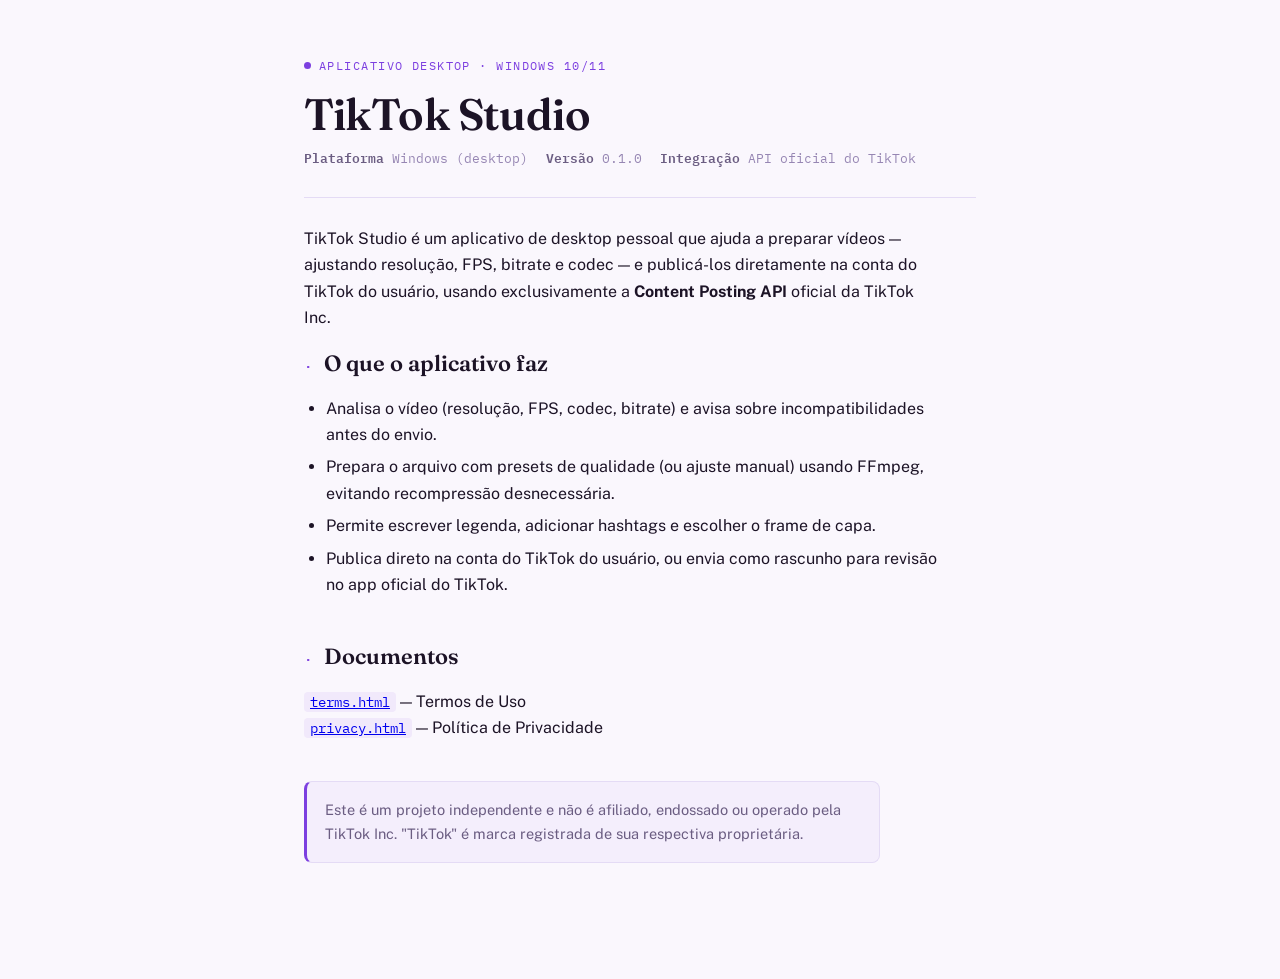
<file: index.html>
<!doctype html>
<html lang="pt-BR">
<head>
<meta charset="UTF-8" />
<meta name="viewport" content="width=device-width, initial-scale=1" />
<title>TikTok Studio</title>
<link rel="stylesheet" href="https://fonts.googleapis.com/css2?family=Fraunces:opsz,wght@9..144,500;9..144,600&family=Public+Sans:wght@400;500;600&family=IBM+Plex+Mono:wght@500&display=swap">
<link rel="stylesheet" href="style.css">
</head>
<body>
<div class="wrap">

  <div class="kicker">Aplicativo desktop · Windows 10/11</div>
  <h1>TikTok Studio</h1>
  <div class="doc-meta">
    <span><b>Plataforma</b> Windows (desktop)</span>
    <span><b>Versão</b> 0.1.0</span>
    <span><b>Integração</b> API oficial do TikTok</span>
  </div>

  <p>TikTok Studio é um aplicativo de desktop pessoal que ajuda a preparar vídeos — ajustando resolução, FPS, bitrate e codec — e publicá-los diretamente na conta do TikTok do usuário, usando exclusivamente a <strong>Content Posting API</strong> oficial da TikTok Inc.</p>

  <section>
    <h2><span class="num">·</span> O que o aplicativo faz</h2>
    <ul>
      <li>Analisa o vídeo (resolução, FPS, codec, bitrate) e avisa sobre incompatibilidades antes do envio.</li>
      <li>Prepara o arquivo com presets de qualidade (ou ajuste manual) usando FFmpeg, evitando recompressão desnecessária.</li>
      <li>Permite escrever legenda, adicionar hashtags e escolher o frame de capa.</li>
      <li>Publica direto na conta do TikTok do usuário, ou envia como rascunho para revisão no app oficial do TikTok.</li>
    </ul>
  </section>

  <section>
    <h2><span class="num">·</span> Documentos</h2>
    <p>
      <a href="terms.html" class="inline-mono">terms.html</a> — Termos de Uso<br>
      <a href="privacy.html" class="inline-mono">privacy.html</a> — Política de Privacidade
    </p>
  </section>

  <div class="callout">
    Este é um projeto independente e não é afiliado, endossado ou operado pela TikTok Inc. "TikTok" é marca registrada de sua respectiva proprietária.
  </div>

</div>
</body>
</html>
</file>
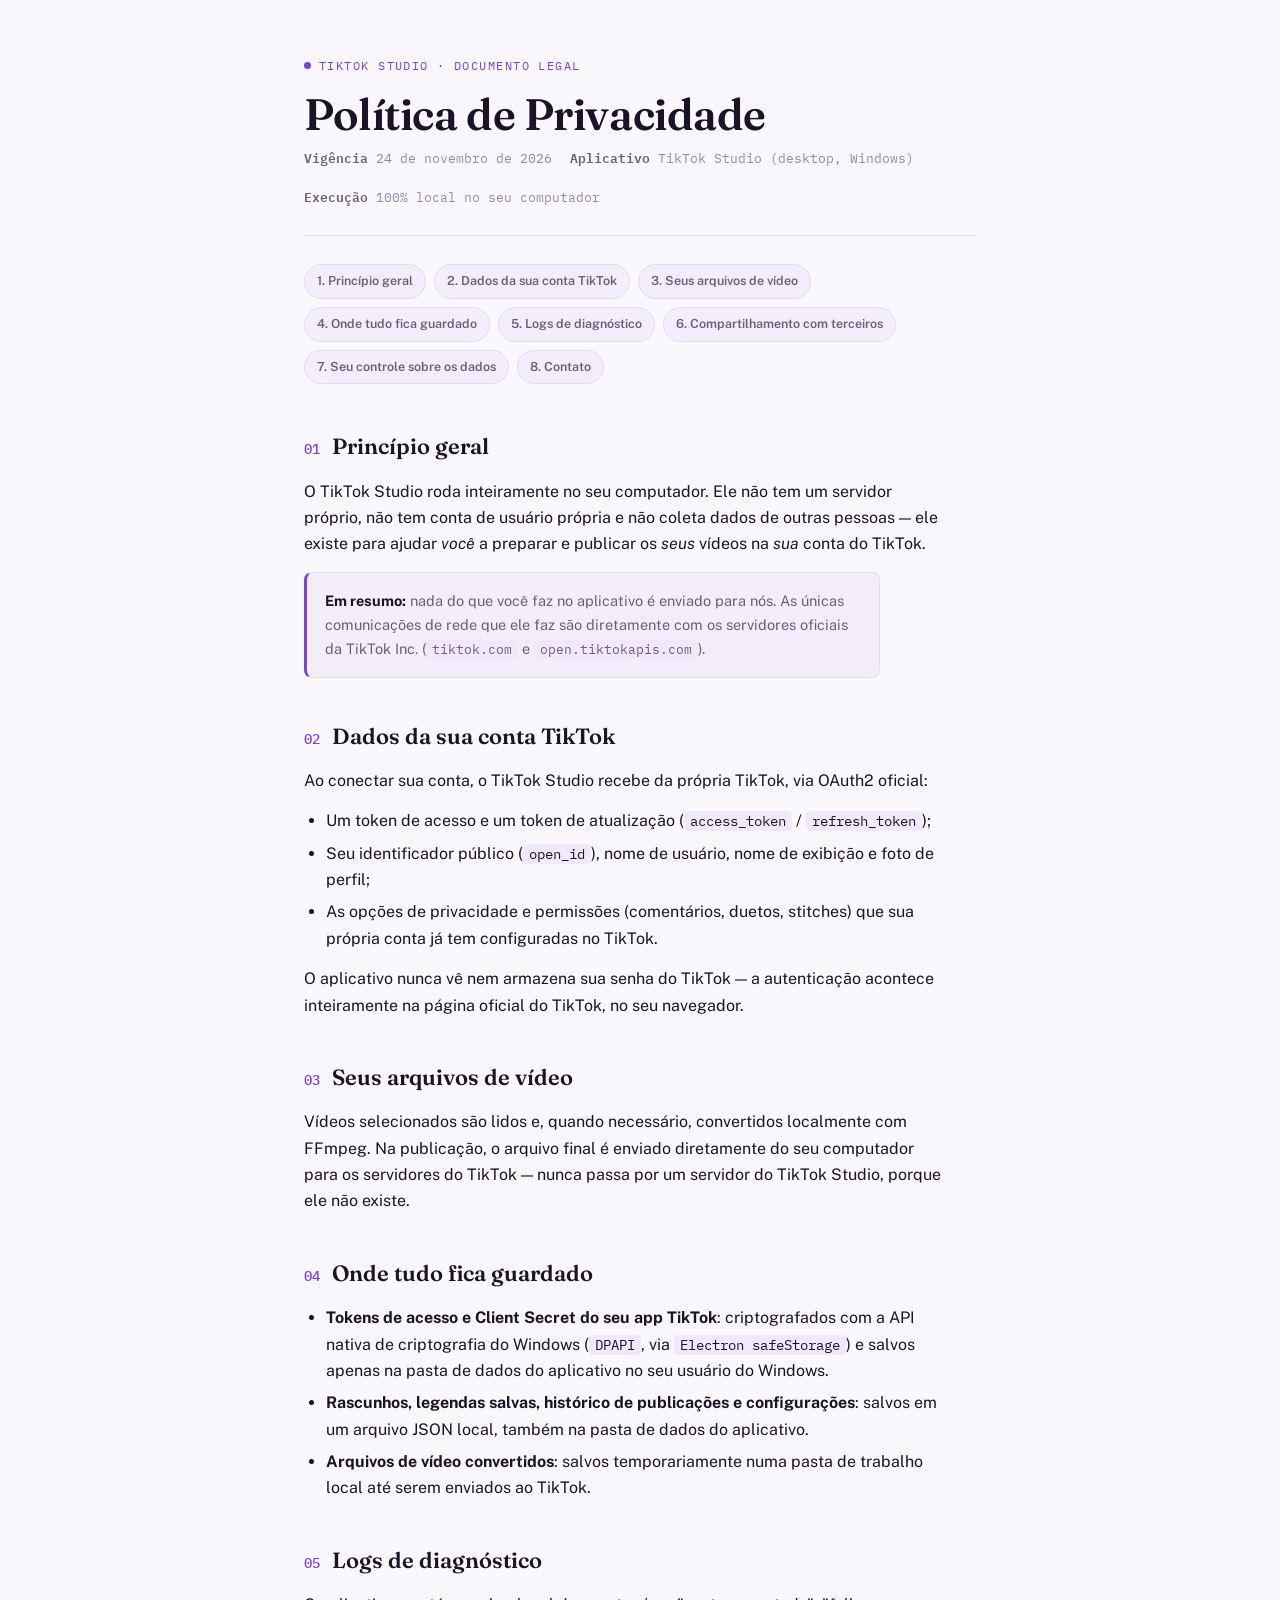
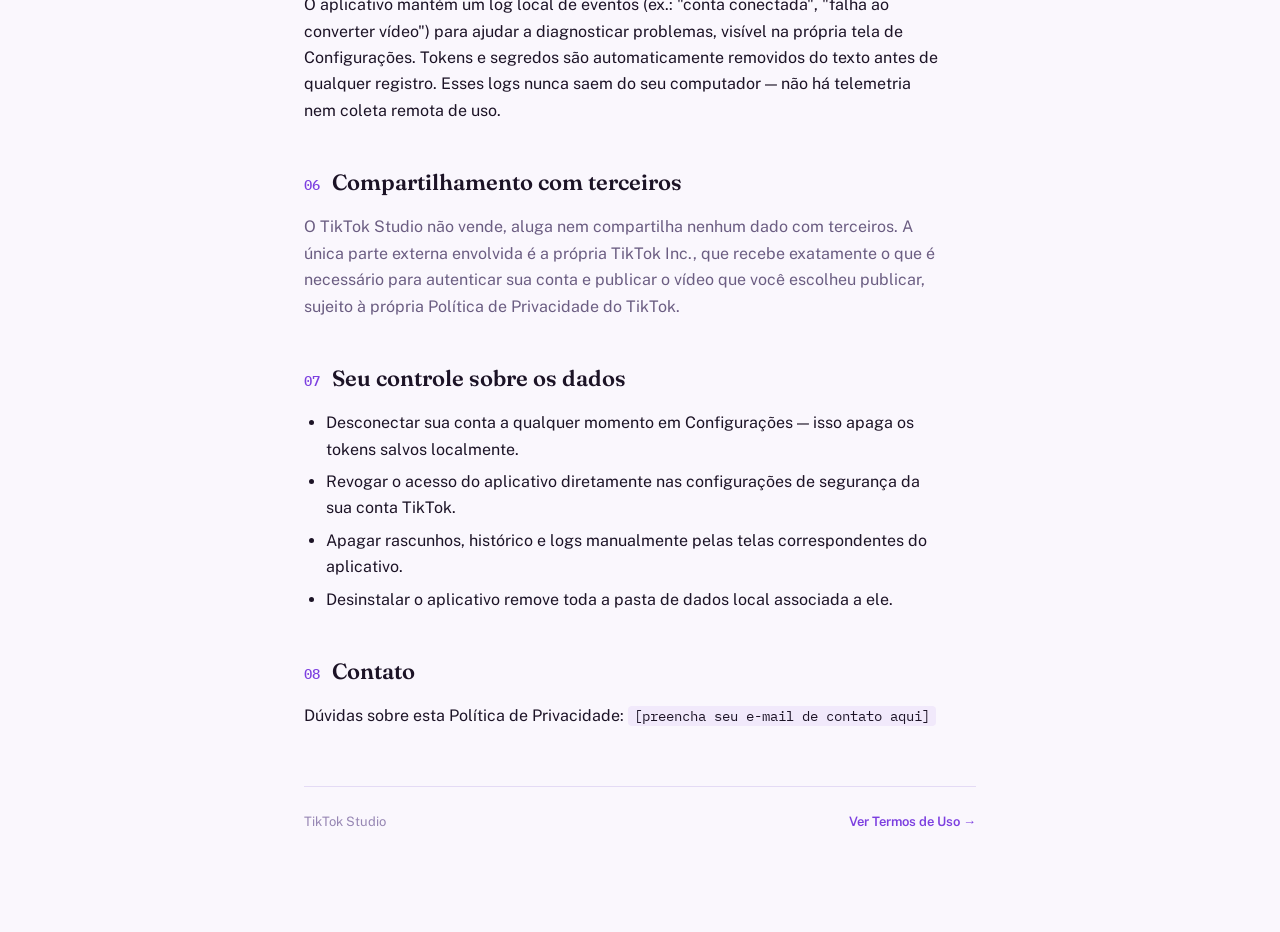
<file: privacy.html>
<!doctype html>
<html lang="pt-BR">
<head>
<meta charset="UTF-8" />
<meta name="viewport" content="width=device-width, initial-scale=1" />
<title>TikTok Studio — Política de Privacidade</title>
<link rel="stylesheet" href="https://fonts.googleapis.com/css2?family=Fraunces:opsz,wght@9..144,500;9..144,600&family=Public+Sans:wght@400;500;600&family=IBM+Plex+Mono:wght@500&display=swap">
<link rel="stylesheet" href="style.css">
</head>
<body>
<div class="wrap">

  <div class="kicker">TikTok Studio · Documento legal</div>
  <h1>Política de Privacidade</h1>
  <div class="doc-meta">
    <span><b>Vigência</b> 24 de novembro de 2026</span>
    <span><b>Aplicativo</b> TikTok Studio (desktop, Windows)</span>
    <span><b>Execução</b> 100% local no seu computador</span>
  </div>

  <nav class="toc">
    <a href="#principio">1. Princípio geral</a>
    <a href="#dados-tiktok">2. Dados da sua conta TikTok</a>
    <a href="#arquivos">3. Seus arquivos de vídeo</a>
    <a href="#armazenamento">4. Onde tudo fica guardado</a>
    <a href="#logs">5. Logs de diagnóstico</a>
    <a href="#terceiros">6. Compartilhamento com terceiros</a>
    <a href="#controle">7. Seu controle sobre os dados</a>
    <a href="#contato">8. Contato</a>
  </nav>

  <section id="principio">
    <h2><span class="num">01</span> Princípio geral</h2>
    <p>O TikTok Studio roda inteiramente no seu computador. Ele não tem um servidor próprio, não tem conta de usuário própria e não coleta dados de outras pessoas — ele existe para ajudar <em>você</em> a preparar e publicar os <em>seus</em> vídeos na <em>sua</em> conta do TikTok.</p>
    <div class="callout"><strong>Em resumo:</strong> nada do que você faz no aplicativo é enviado para nós. As únicas comunicações de rede que ele faz são diretamente com os servidores oficiais da TikTok Inc. (<code>tiktok.com</code> e <code>open.tiktokapis.com</code>).</div>
  </section>

  <section id="dados-tiktok">
    <h2><span class="num">02</span> Dados da sua conta TikTok</h2>
    <p>Ao conectar sua conta, o TikTok Studio recebe da própria TikTok, via OAuth2 oficial:</p>
    <ul>
      <li>Um token de acesso e um token de atualização (<code>access_token</code> / <code>refresh_token</code>);</li>
      <li>Seu identificador público (<code>open_id</code>), nome de usuário, nome de exibição e foto de perfil;</li>
      <li>As opções de privacidade e permissões (comentários, duetos, stitches) que sua própria conta já tem configuradas no TikTok.</li>
    </ul>
    <p>O aplicativo nunca vê nem armazena sua senha do TikTok — a autenticação acontece inteiramente na página oficial do TikTok, no seu navegador.</p>
  </section>

  <section id="arquivos">
    <h2><span class="num">03</span> Seus arquivos de vídeo</h2>
    <p>Vídeos selecionados são lidos e, quando necessário, convertidos localmente com FFmpeg. Na publicação, o arquivo final é enviado diretamente do seu computador para os servidores do TikTok — nunca passa por um servidor do TikTok Studio, porque ele não existe.</p>
  </section>

  <section id="armazenamento">
    <h2><span class="num">04</span> Onde tudo fica guardado</h2>
    <ul>
      <li><strong>Tokens de acesso e Client Secret do seu app TikTok</strong>: criptografados com a API nativa de criptografia do Windows (<code>DPAPI</code>, via <code>Electron safeStorage</code>) e salvos apenas na pasta de dados do aplicativo no seu usuário do Windows.</li>
      <li><strong>Rascunhos, legendas salvas, histórico de publicações e configurações</strong>: salvos em um arquivo JSON local, também na pasta de dados do aplicativo.</li>
      <li><strong>Arquivos de vídeo convertidos</strong>: salvos temporariamente numa pasta de trabalho local até serem enviados ao TikTok.</li>
    </ul>
  </section>

  <section id="logs">
    <h2><span class="num">05</span> Logs de diagnóstico</h2>
    <p>O aplicativo mantém um log local de eventos (ex.: "conta conectada", "falha ao converter vídeo") para ajudar a diagnosticar problemas, visível na própria tela de Configurações. Tokens e segredos são automaticamente removidos do texto antes de qualquer registro. Esses logs nunca saem do seu computador — não há telemetria nem coleta remota de uso.</p>
  </section>

  <section id="terceiros">
    <h2><span class="num">06</span> Compartilhamento com terceiros</h2>
    <p class="muted">O TikTok Studio não vende, aluga nem compartilha nenhum dado com terceiros. A única parte externa envolvida é a própria TikTok Inc., que recebe exatamente o que é necessário para autenticar sua conta e publicar o vídeo que você escolheu publicar, sujeito à própria Política de Privacidade do TikTok.</p>
  </section>

  <section id="controle">
    <h2><span class="num">07</span> Seu controle sobre os dados</h2>
    <ul>
      <li>Desconectar sua conta a qualquer momento em Configurações — isso apaga os tokens salvos localmente.</li>
      <li>Revogar o acesso do aplicativo diretamente nas configurações de segurança da sua conta TikTok.</li>
      <li>Apagar rascunhos, histórico e logs manualmente pelas telas correspondentes do aplicativo.</li>
      <li>Desinstalar o aplicativo remove toda a pasta de dados local associada a ele.</li>
    </ul>
  </section>

  <section id="contato">
    <h2><span class="num">08</span> Contato</h2>
    <p>Dúvidas sobre esta Política de Privacidade: <code>[preencha seu e-mail de contato aqui]</code></p>
  </section>

  <div class="footer-nav">
    <span>TikTok Studio</span>
    <a href="terms.html">Ver Termos de Uso →</a>
  </div>

</div>
</body>
</html>
</file>
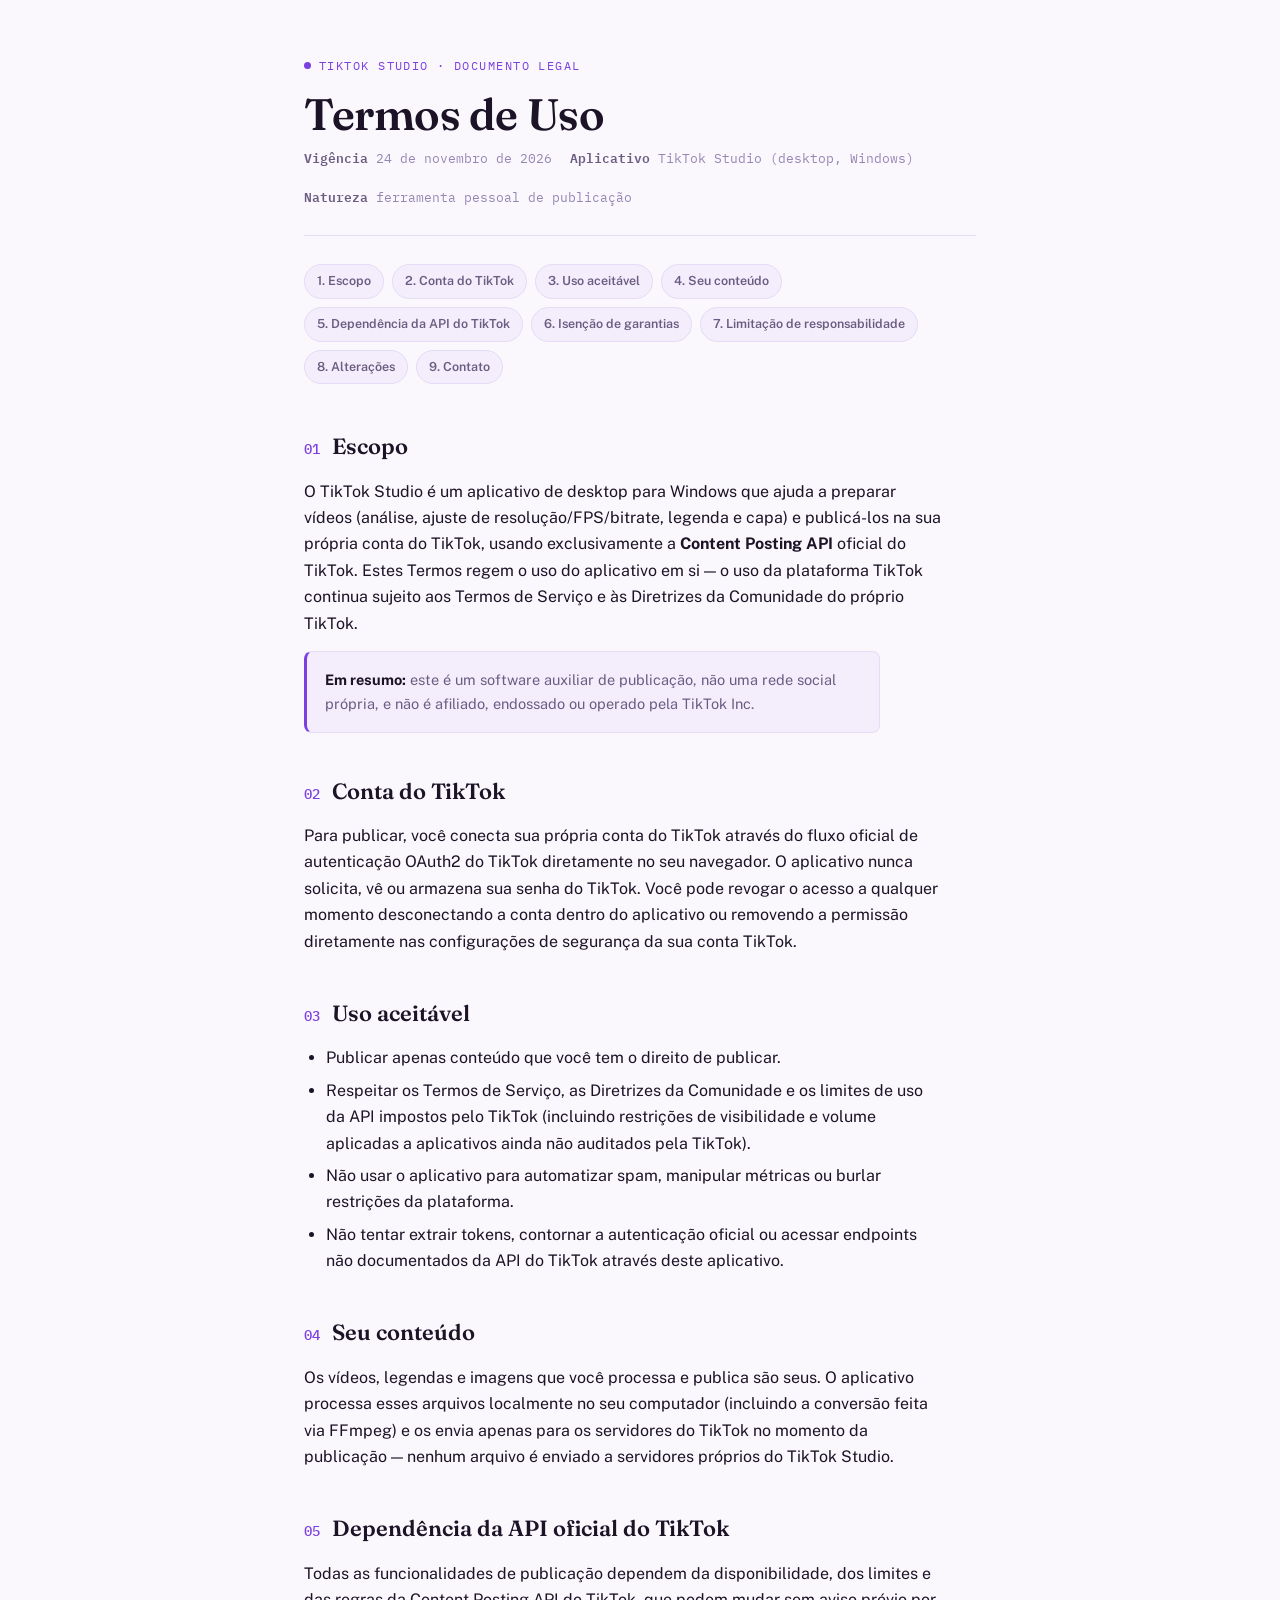
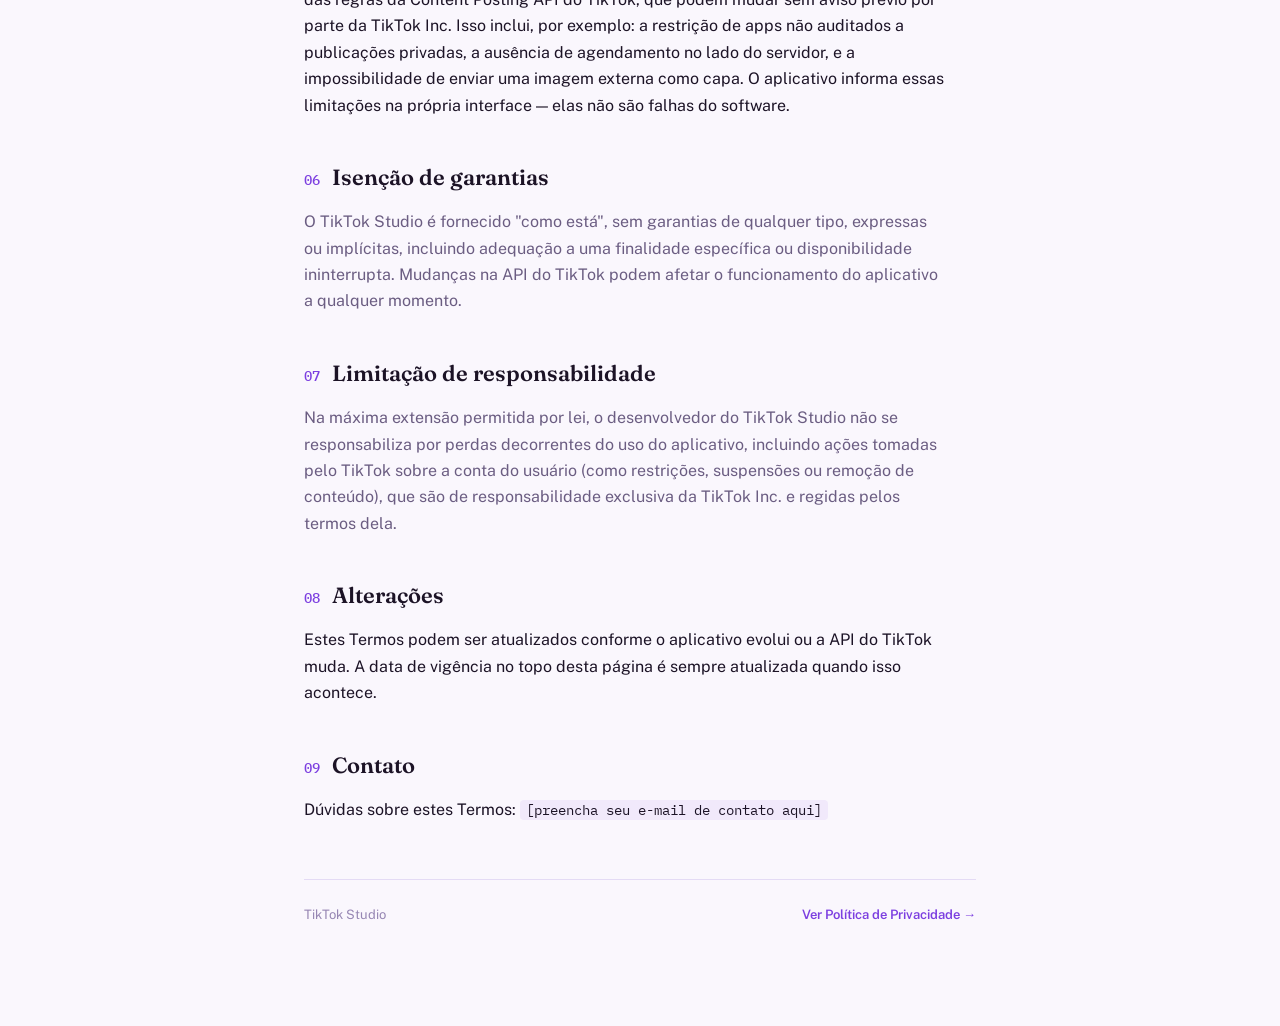
<file: terms.html>
<!doctype html>
<html lang="pt-BR">
<head>
<meta charset="UTF-8" />
<meta name="viewport" content="width=device-width, initial-scale=1" />
<title>TikTok Studio — Termos de Uso</title>
<link rel="stylesheet" href="https://fonts.googleapis.com/css2?family=Fraunces:opsz,wght@9..144,500;9..144,600&family=Public+Sans:wght@400;500;600&family=IBM+Plex+Mono:wght@500&display=swap">
<link rel="stylesheet" href="style.css">
</head>
<body>
<div class="wrap">

  <div class="kicker">TikTok Studio · Documento legal</div>
  <h1>Termos de Uso</h1>
  <div class="doc-meta">
    <span><b>Vigência</b> 24 de novembro de 2026</span>
    <span><b>Aplicativo</b> TikTok Studio (desktop, Windows)</span>
    <span><b>Natureza</b> ferramenta pessoal de publicação</span>
  </div>

  <nav class="toc">
    <a href="#escopo">1. Escopo</a>
    <a href="#conta">2. Conta do TikTok</a>
    <a href="#uso-aceitavel">3. Uso aceitável</a>
    <a href="#conteudo">4. Seu conteúdo</a>
    <a href="#api">5. Dependência da API do TikTok</a>
    <a href="#garantias">6. Isenção de garantias</a>
    <a href="#responsabilidade">7. Limitação de responsabilidade</a>
    <a href="#alteracoes">8. Alterações</a>
    <a href="#contato">9. Contato</a>
  </nav>

  <section id="escopo">
    <h2><span class="num">01</span> Escopo</h2>
    <p>O TikTok Studio é um aplicativo de desktop para Windows que ajuda a preparar vídeos (análise, ajuste de resolução/FPS/bitrate, legenda e capa) e publicá-los na sua própria conta do TikTok, usando exclusivamente a <strong>Content Posting API</strong> oficial do TikTok. Estes Termos regem o uso do aplicativo em si — o uso da plataforma TikTok continua sujeito aos Termos de Serviço e às Diretrizes da Comunidade do próprio TikTok.</p>
    <div class="callout"><strong>Em resumo:</strong> este é um software auxiliar de publicação, não uma rede social própria, e não é afiliado, endossado ou operado pela TikTok Inc.</div>
  </section>

  <section id="conta">
    <h2><span class="num">02</span> Conta do TikTok</h2>
    <p>Para publicar, você conecta sua própria conta do TikTok através do fluxo oficial de autenticação OAuth2 do TikTok diretamente no seu navegador. O aplicativo nunca solicita, vê ou armazena sua senha do TikTok. Você pode revogar o acesso a qualquer momento desconectando a conta dentro do aplicativo ou removendo a permissão diretamente nas configurações de segurança da sua conta TikTok.</p>
  </section>

  <section id="uso-aceitavel">
    <h2><span class="num">03</span> Uso aceitável</h2>
    <ul>
      <li>Publicar apenas conteúdo que você tem o direito de publicar.</li>
      <li>Respeitar os Termos de Serviço, as Diretrizes da Comunidade e os limites de uso da API impostos pelo TikTok (incluindo restrições de visibilidade e volume aplicadas a aplicativos ainda não auditados pela TikTok).</li>
      <li>Não usar o aplicativo para automatizar spam, manipular métricas ou burlar restrições da plataforma.</li>
      <li>Não tentar extrair tokens, contornar a autenticação oficial ou acessar endpoints não documentados da API do TikTok através deste aplicativo.</li>
    </ul>
  </section>

  <section id="conteudo">
    <h2><span class="num">04</span> Seu conteúdo</h2>
    <p>Os vídeos, legendas e imagens que você processa e publica são seus. O aplicativo processa esses arquivos localmente no seu computador (incluindo a conversão feita via FFmpeg) e os envia apenas para os servidores do TikTok no momento da publicação — nenhum arquivo é enviado a servidores próprios do TikTok Studio.</p>
  </section>

  <section id="api">
    <h2><span class="num">05</span> Dependência da API oficial do TikTok</h2>
    <p>Todas as funcionalidades de publicação dependem da disponibilidade, dos limites e das regras da Content Posting API do TikTok, que podem mudar sem aviso prévio por parte da TikTok Inc. Isso inclui, por exemplo: a restrição de apps não auditados a publicações privadas, a ausência de agendamento no lado do servidor, e a impossibilidade de enviar uma imagem externa como capa. O aplicativo informa essas limitações na própria interface — elas não são falhas do software.</p>
  </section>

  <section id="garantias">
    <h2><span class="num">06</span> Isenção de garantias</h2>
    <p class="muted">O TikTok Studio é fornecido "como está", sem garantias de qualquer tipo, expressas ou implícitas, incluindo adequação a uma finalidade específica ou disponibilidade ininterrupta. Mudanças na API do TikTok podem afetar o funcionamento do aplicativo a qualquer momento.</p>
  </section>

  <section id="responsabilidade">
    <h2><span class="num">07</span> Limitação de responsabilidade</h2>
    <p class="muted">Na máxima extensão permitida por lei, o desenvolvedor do TikTok Studio não se responsabiliza por perdas decorrentes do uso do aplicativo, incluindo ações tomadas pelo TikTok sobre a conta do usuário (como restrições, suspensões ou remoção de conteúdo), que são de responsabilidade exclusiva da TikTok Inc. e regidas pelos termos dela.</p>
  </section>

  <section id="alteracoes">
    <h2><span class="num">08</span> Alterações</h2>
    <p>Estes Termos podem ser atualizados conforme o aplicativo evolui ou a API do TikTok muda. A data de vigência no topo desta página é sempre atualizada quando isso acontece.</p>
  </section>

  <section id="contato">
    <h2><span class="num">09</span> Contato</h2>
    <p>Dúvidas sobre estes Termos: <code>[preencha seu e-mail de contato aqui]</code></p>
  </section>

  <div class="footer-nav">
    <span>TikTok Studio</span>
    <a href="privacy.html">Ver Política de Privacidade →</a>
  </div>

</div>
</body>
</html>
</file>
<file: style.css>
:root {
  --bg: #faf7fd;
  --surface: #ffffff;
  --surface-raised: #f4eefc;
  --text: #1c1326;
  --text-muted: #6b5d82;
  --text-faint: #9686b3;
  --accent: #7c3fe0;
  --accent-ink: #ffffff;
  --border: #e4dbf5;
  --rule: #ddd0f2;
  --mono-bg: #f1e9fb;
}

@media (prefers-color-scheme: dark) {
  :root:not([data-theme="light"]) {
    --bg: #0d0815;
    --surface: #150e21;
    --surface-raised: #1c1430;
    --text: #f1ebfa;
    --text-muted: #ad9cc9;
    --text-faint: #7c6a98;
    --accent: #b48bff;
    --accent-ink: #15091f;
    --border: #2a2040;
    --rule: #342a4c;
    --mono-bg: #1c1430;
  }
}

:root[data-theme="dark"] {
  --bg: #0d0815;
  --surface: #150e21;
  --surface-raised: #1c1430;
  --text: #f1ebfa;
  --text-muted: #ad9cc9;
  --text-faint: #7c6a98;
  --accent: #b48bff;
  --accent-ink: #15091f;
  --border: #2a2040;
  --rule: #342a4c;
  --mono-bg: #1c1430;
}

* { box-sizing: border-box; }

body {
  margin: 0;
  background: var(--bg);
  color: var(--text);
  font-family: "Public Sans", -apple-system, "Segoe UI", sans-serif;
  font-size: 16px;
  line-height: 1.65;
  -webkit-font-smoothing: antialiased;
}

.wrap {
  max-width: 720px;
  margin: 0 auto;
  padding: 56px 24px 100px;
}

.kicker {
  font-family: "IBM Plex Mono", ui-monospace, monospace;
  font-size: 12px;
  letter-spacing: 0.12em;
  text-transform: uppercase;
  color: var(--accent);
  display: flex;
  align-items: center;
  gap: 8px;
  margin-bottom: 14px;
}

.kicker::before {
  content: "";
  width: 7px;
  height: 7px;
  border-radius: 50%;
  background: var(--accent);
  display: inline-block;
}

h1 {
  font-family: "Fraunces", Georgia, serif;
  font-weight: 600;
  font-size: clamp(32px, 5vw, 44px);
  line-height: 1.1;
  margin: 0 0 10px;
  text-wrap: balance;
  letter-spacing: -0.01em;
}

.doc-meta {
  display: flex;
  flex-wrap: wrap;
  gap: 18px;
  font-family: "IBM Plex Mono", ui-monospace, monospace;
  font-size: 12.5px;
  color: var(--text-faint);
  padding-bottom: 28px;
  margin-bottom: 28px;
  border-bottom: 1px solid var(--border);
  font-variant-numeric: tabular-nums;
}

.doc-meta b { color: var(--text-muted); font-weight: 600; }

.toc {
  display: flex;
  flex-wrap: wrap;
  gap: 8px;
  margin-bottom: 44px;
}

.toc a {
  font-size: 12.5px;
  font-weight: 600;
  color: var(--text-muted);
  text-decoration: none;
  background: var(--surface-raised);
  border: 1px solid var(--border);
  padding: 6px 12px;
  border-radius: 999px;
  transition: border-color 0.15s ease, color 0.15s ease;
}
.toc a:hover { border-color: var(--accent); color: var(--accent); }

section { margin-bottom: 40px; scroll-margin-top: 24px; }

h2 {
  font-family: "Fraunces", Georgia, serif;
  font-weight: 600;
  font-size: 22px;
  display: flex;
  align-items: baseline;
  gap: 12px;
  margin: 0 0 14px;
  text-wrap: balance;
}

h2 .num {
  font-family: "IBM Plex Mono", ui-monospace, monospace;
  font-size: 14px;
  font-weight: 500;
  color: var(--accent);
  font-variant-numeric: tabular-nums;
}

p { margin: 0 0 14px; max-width: 64ch; color: var(--text); }
p.muted, li.muted { color: var(--text-muted); }

ul { margin: 0 0 14px; padding-left: 22px; max-width: 64ch; }
li { margin-bottom: 6px; }

code, .inline-mono {
  font-family: "IBM Plex Mono", ui-monospace, monospace;
  font-size: 0.88em;
  background: var(--mono-bg);
  border-radius: 4px;
  padding: 1px 6px;
}

.callout {
  background: var(--surface-raised);
  border: 1px solid var(--border);
  border-left: 3px solid var(--accent);
  border-radius: 8px;
  padding: 16px 18px;
  margin: 0 0 16px;
  font-size: 14.5px;
  color: var(--text-muted);
  max-width: 64ch;
}
.callout strong { color: var(--text); }

.footer-nav {
  margin-top: 56px;
  padding-top: 24px;
  border-top: 1px solid var(--border);
  display: flex;
  justify-content: space-between;
  align-items: center;
  font-size: 13px;
  color: var(--text-faint);
}
.footer-nav a { color: var(--accent); text-decoration: none; font-weight: 600; }
.footer-nav a:hover { text-decoration: underline; }
</file>
